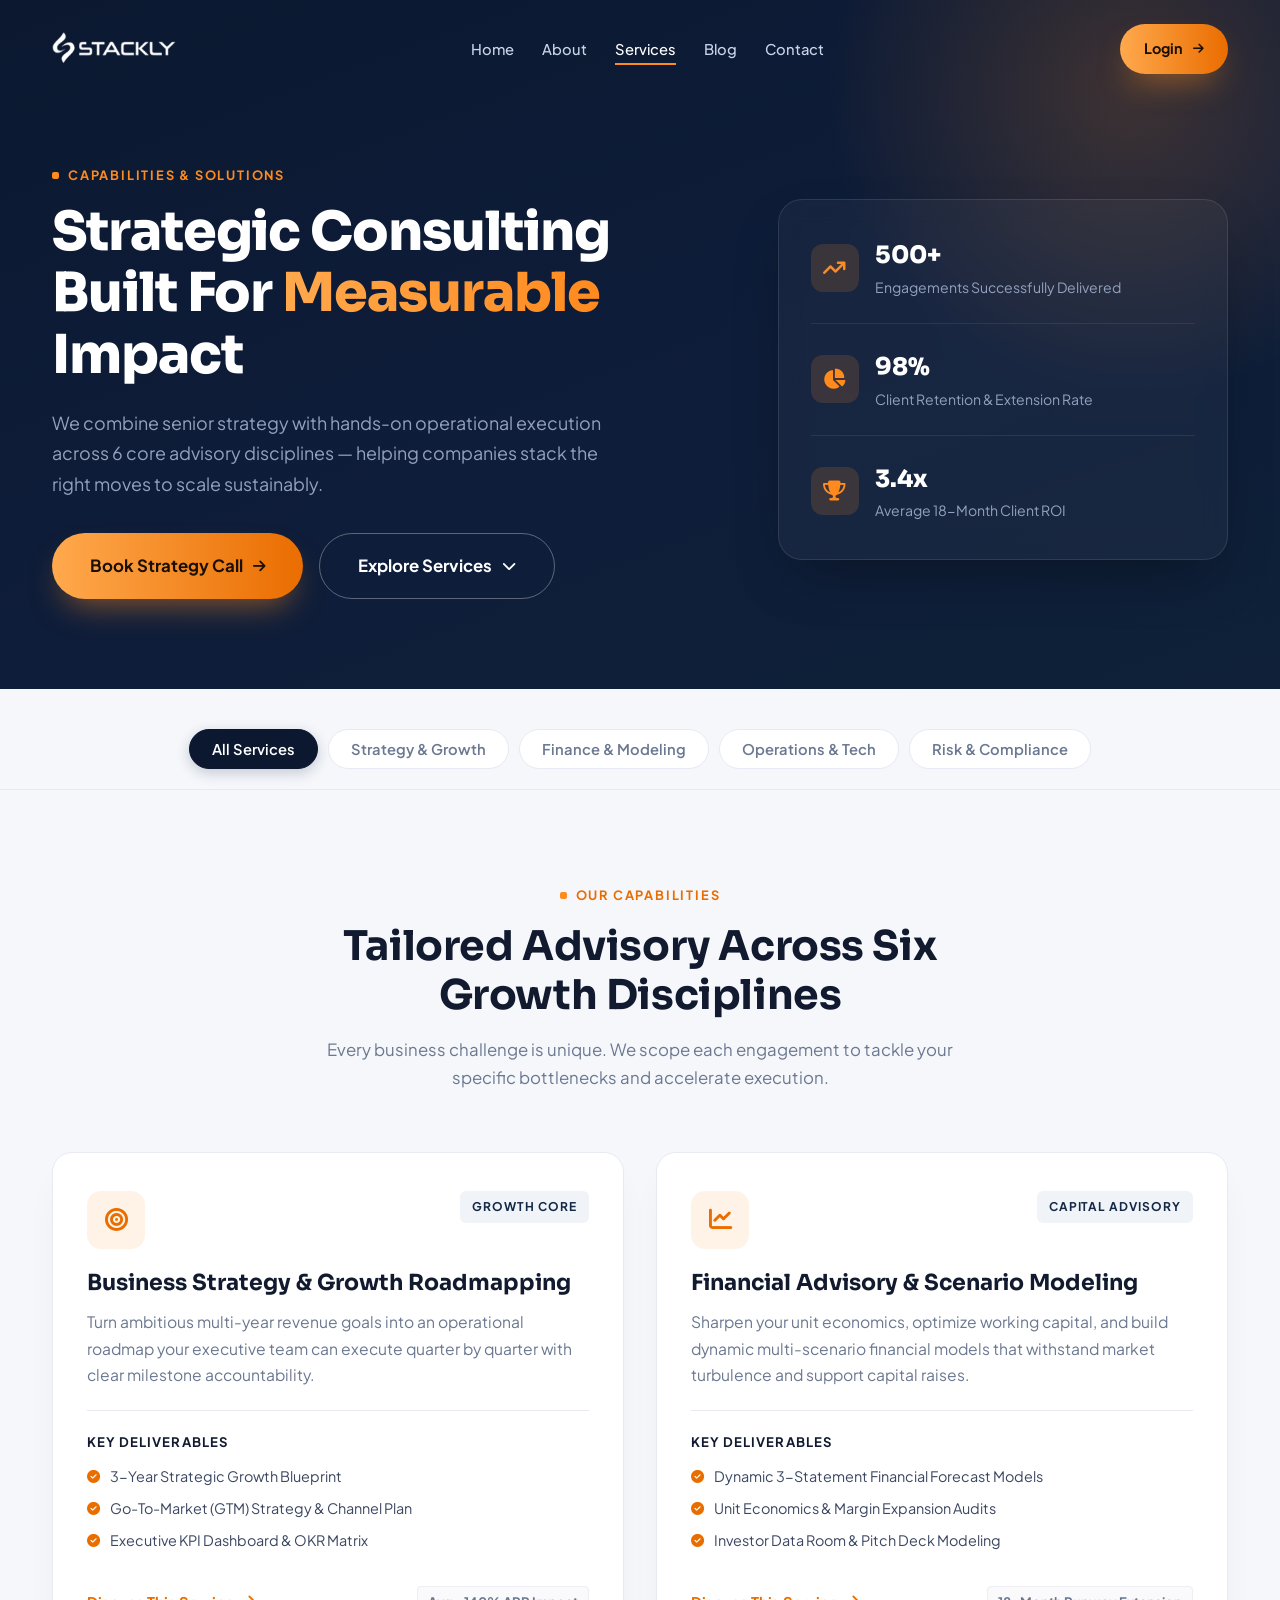
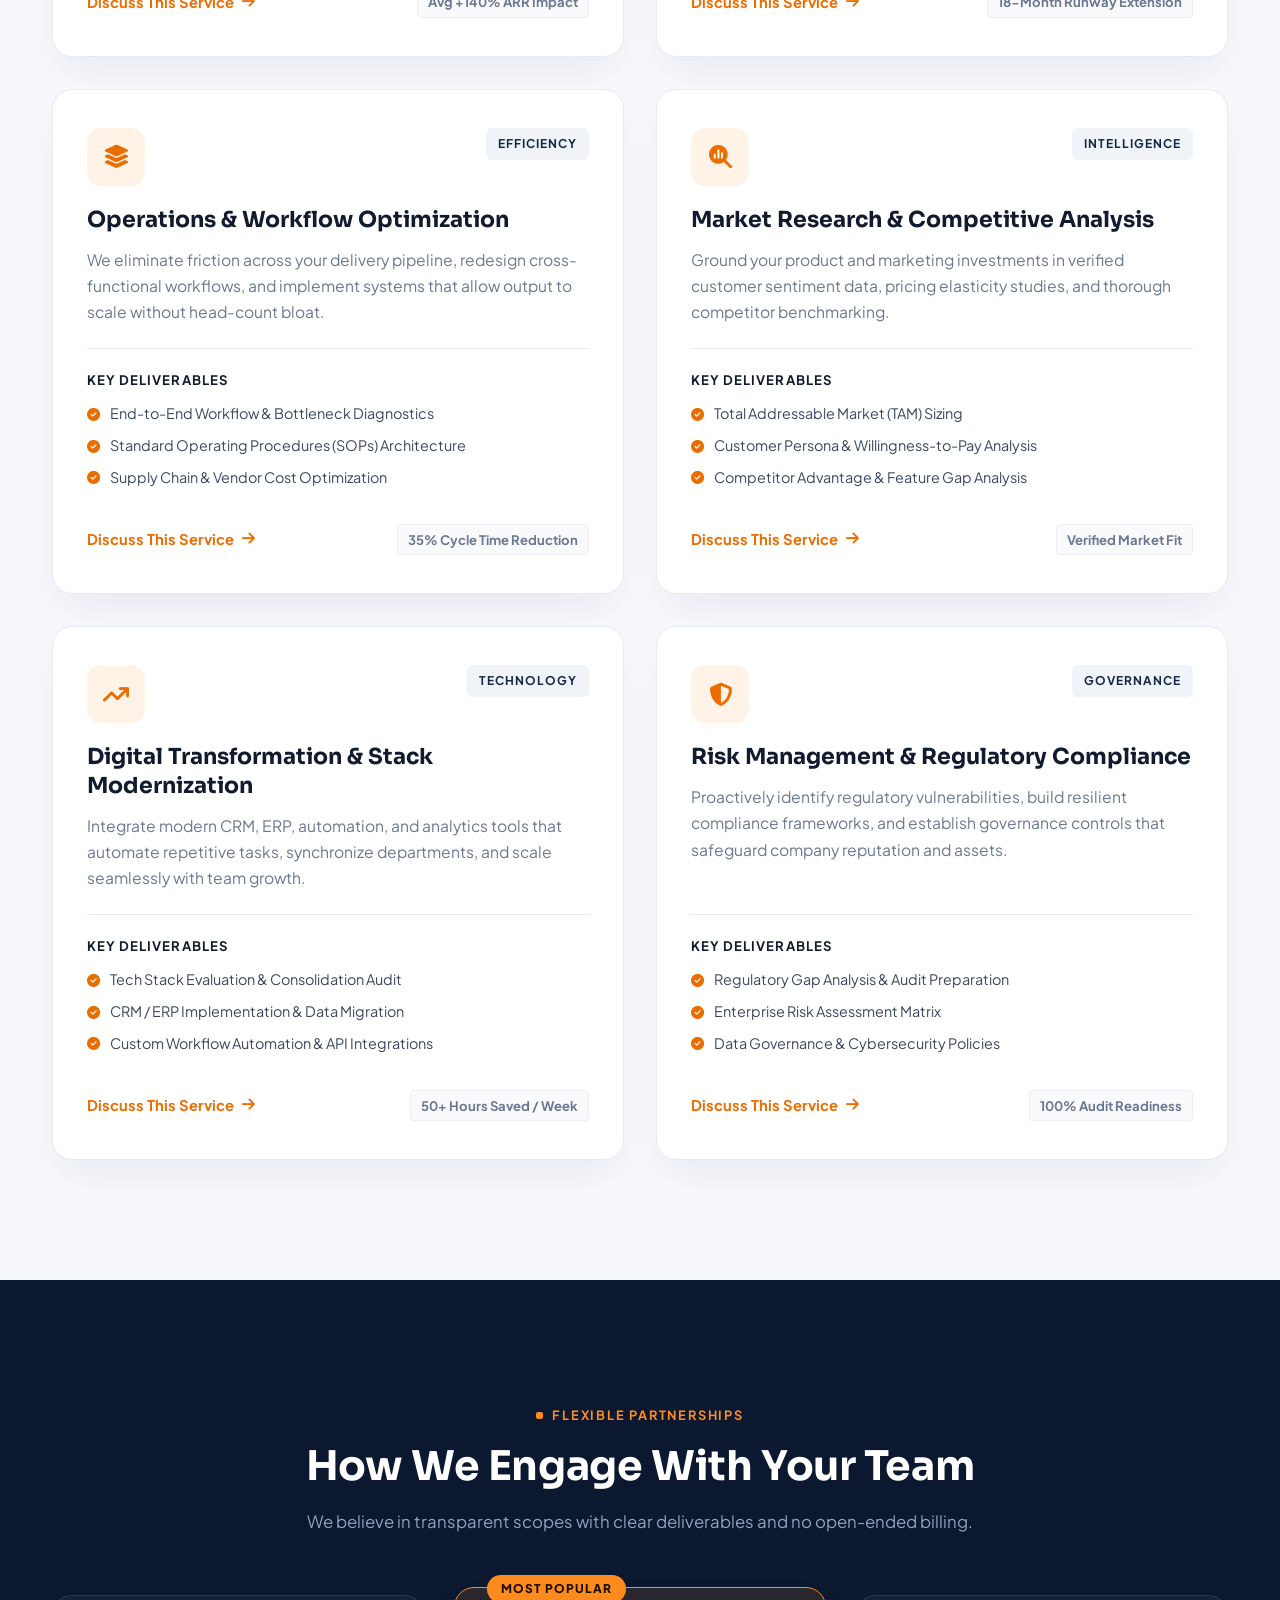
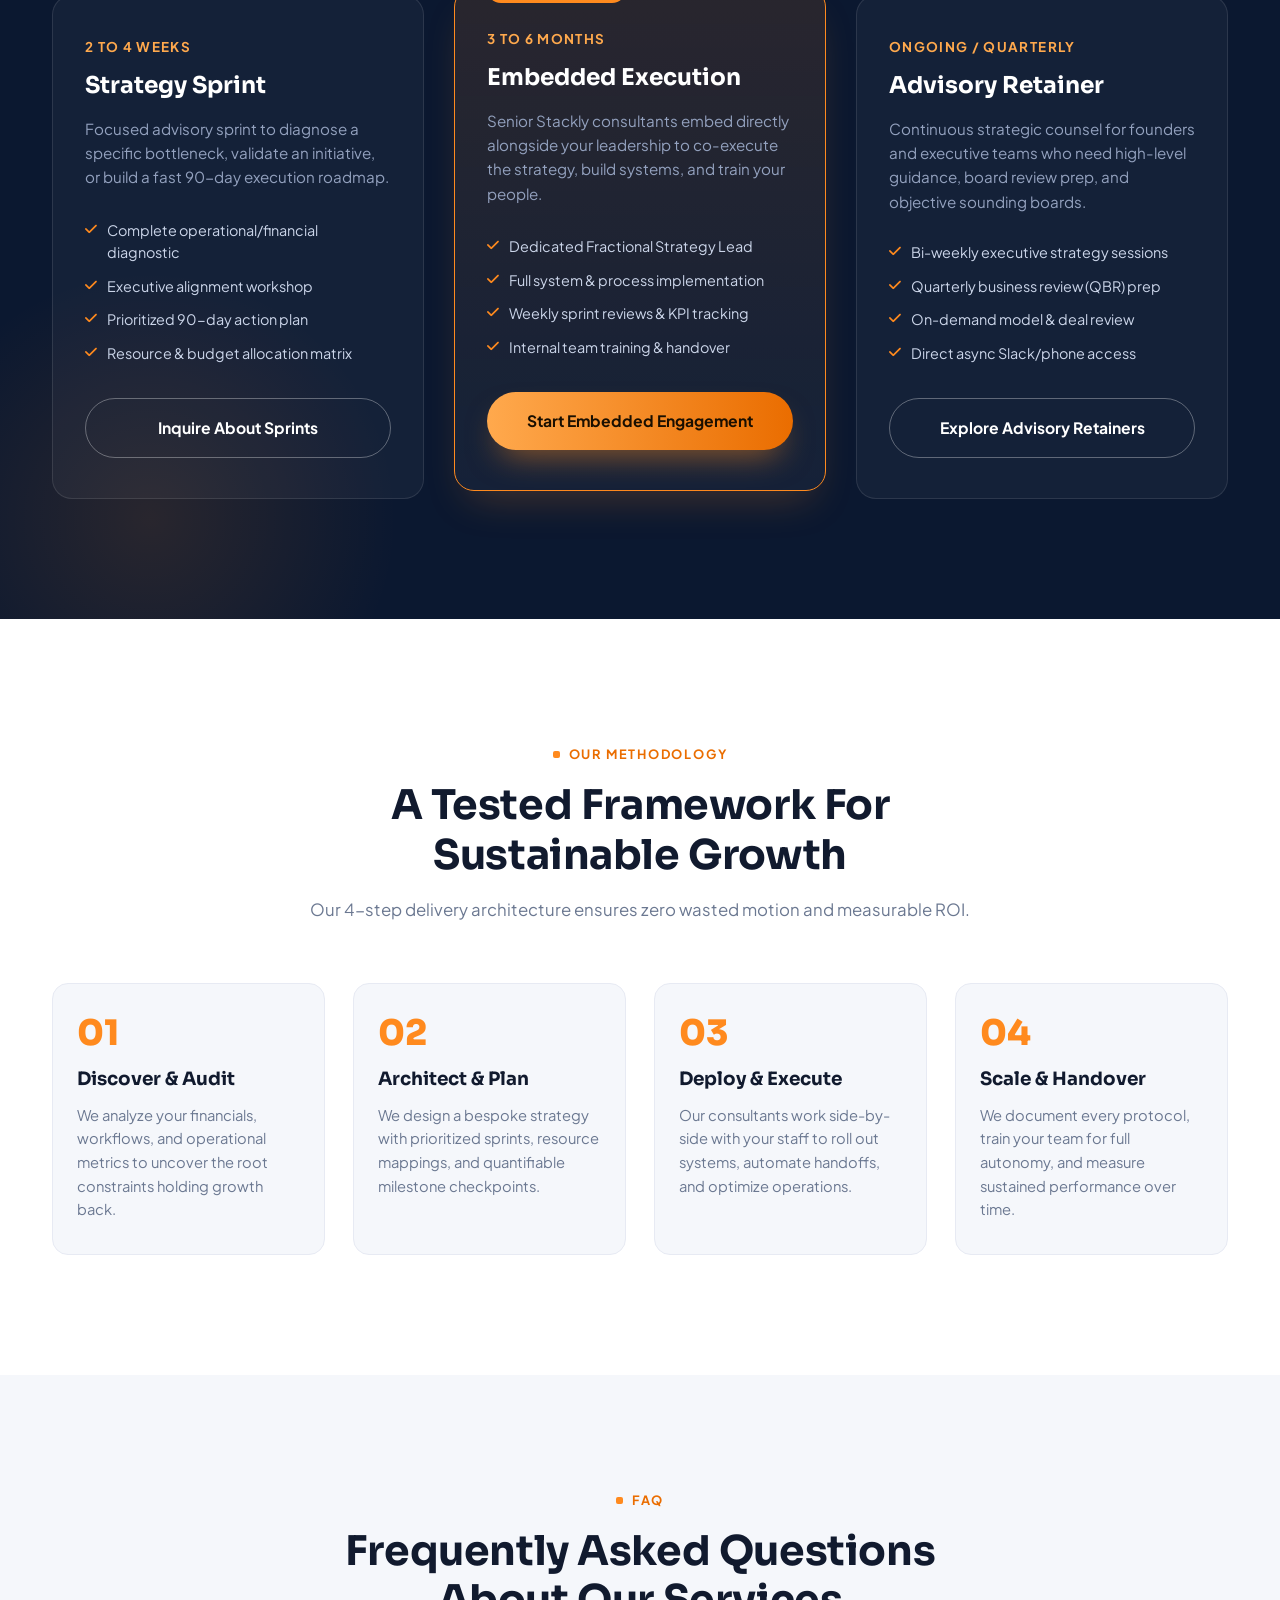
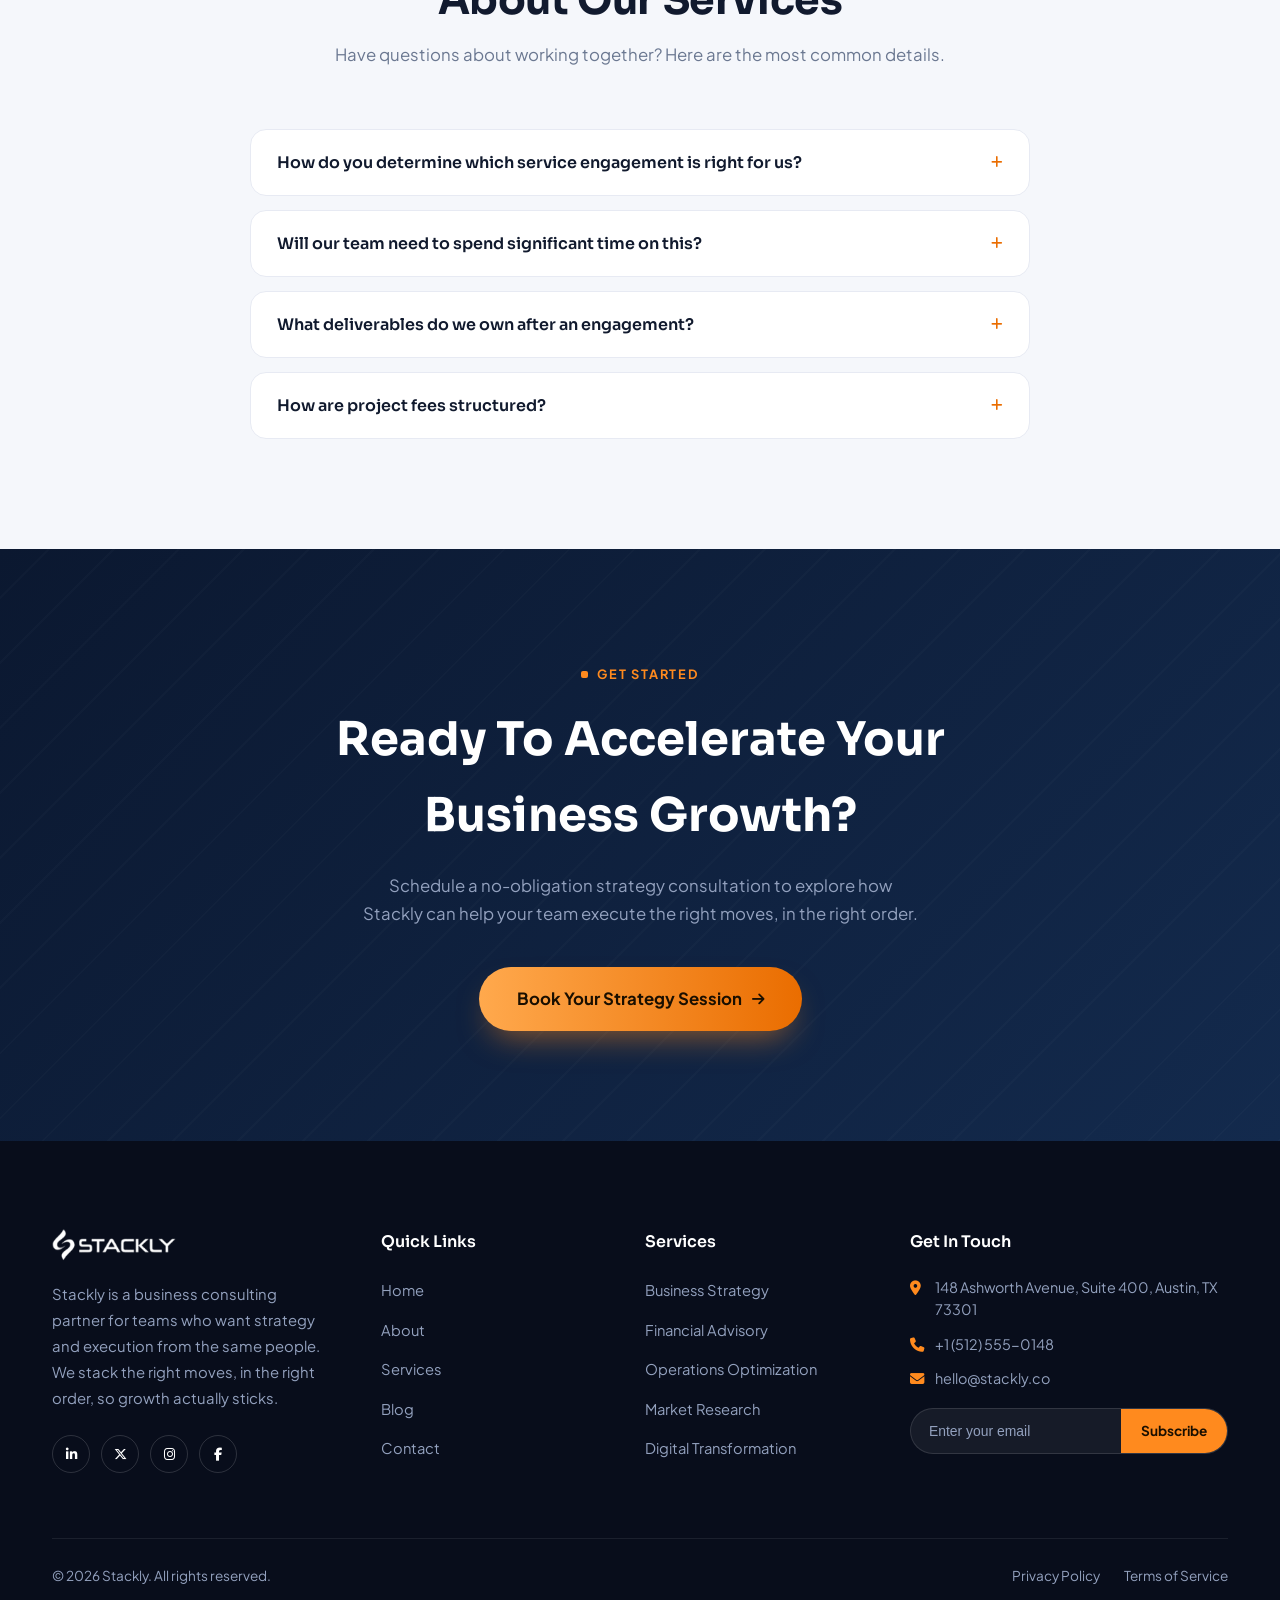
<file: services.html>
<!DOCTYPE html>
<html lang="en">
<head>
<meta charset="UTF-8">
<meta name="viewport" content="width=device-width, initial-scale=1.0">
<title>Services — Business Consulting & Growth Advisory | Stackly</title>
<meta name="description" content="Explore Stackly's consulting services: Business Strategy, Financial Advisory, Operations Optimization, Digital Transformation, Market Research, and Risk Compliance.">
<link rel="preconnect" href="https://fonts.googleapis.com">
<link rel="preconnect" href="https://fonts.gstatic.com" crossorigin>
<link href="https://fonts.googleapis.com/css2?family=Sora:wght@400;500;600;700;800&family=Plus+Jakarta+Sans:wght@400;500;600;700;800&display=swap" rel="stylesheet">
<link rel="stylesheet" href="https://cdnjs.cloudflare.com/ajax/libs/font-awesome/6.5.2/css/all.min.css">
<style>
  :root {
    --navy-950: #080D1B;
    --navy-900: #0B1830;
    --navy-850: #0F2038;
    --navy-800: #132844;
    --navy-700: #1C3253;
    --amber-400: #FFA94D;
    --amber-500: #FF8A1E;
    --amber-600: #EA6D00;
    --paper: #F5F7FB;
    --white: #FFFFFF;
    --ink-900: #111A2E;
    --ink-700: #3B4762;
    --slate-400: #93A1BE;
    --slate-500: #6B7891;
    --line: #E7EAF3;
    --shadow-soft: 0 24px 50px -20px rgba(15,30,60,.18);
    --shadow-card: 0 20px 40px -15px rgba(11,24,48,.08);
  }

  *, *::before, *::after {
    box-sizing: border-box;
    margin: 0;
    padding: 0;
  }

  html {
    scroll-behavior: smooth;
    overflow-x: hidden;
    max-width: 100%;
    width: 100%;
  }

  body {
    font-family: 'Plus Jakarta Sans', sans-serif;
    color: var(--ink-700);
    background: var(--white);
    line-height: 1.65;
    overflow-x: hidden;
    max-width: 100%;
    width: 100%;
    position: relative;
    -webkit-font-smoothing: antialiased;
  }

  section {
    position: relative;
    overflow-x: clip;
  }

  img {
    max-width: 100%;
    display: block;
  }

  a {
    color: inherit;
    text-decoration: none;
  }

  button {
    font-family: inherit;
    cursor: pointer;
    border: none;
    background: none;
    color: inherit;
  }

  ul {
    list-style: none;
  }

  h1, h2, h3, h4 {
    font-family: 'Sora', sans-serif;
    color: var(--ink-900);
  }

  .container {
    width: 100%;
    max-width: 1240px;
    margin: 0 auto;
    padding: 0 32px;
  }

  section {
    position: relative;
  }

  ::selection {
    background: var(--amber-500);
    color: #1A0F00;
  }

  ::-webkit-scrollbar {
    width: 10px;
  }

  ::-webkit-scrollbar-track {
    background: var(--navy-950);
  }

  ::-webkit-scrollbar-thumb {
    background: var(--amber-600);
    border-radius: 10px;
  }

  a:focus-visible, button:focus-visible, input:focus-visible {
    outline: 2px solid var(--amber-500);
    outline-offset: 3px;
    border-radius: 4px;
  }

  /* ---------- Reveal / Motion Utilities ---------- */
  .reveal {
    opacity: 0;
    transform: translateY(30px);
    transition: opacity .7s cubic-bezier(.22,1,.36,1), transform .7s cubic-bezier(.22,1,.36,1);
    transition-delay: calc(var(--d,0) * .08s);
  }
  .reveal.in-view {
    opacity: 1;
    transform: translateY(0);
  }

  @media (prefers-reduced-motion: reduce) {
    * {
      animation-duration: .01ms !important;
      animation-iteration-count: 1 !important;
      transition-duration: .01ms !important;
      scroll-behavior: auto !important;
    }
  }

  /* ---------- Buttons ---------- */
  .btn {
    display: inline-flex;
    align-items: center;
    justify-content: center;
    gap: 10px;
    font-weight: 700;
    font-size: .98rem;
    padding: 16px 30px;
    border-radius: 999px;
    transition: transform .3s ease, box-shadow .3s ease, background .3s ease, border-color .3s ease, color .3s ease;
    white-space: nowrap;
  }

  .btn i {
    font-size: .85em;
  }

  .btn--primary {
    background: linear-gradient(90deg, var(--amber-400), var(--amber-600));
    color: #1A0F00;
    box-shadow: 0 16px 32px -12px rgba(255,138,30,.55);
  }

  .btn--primary:hover {
    transform: translateY(-3px);
    box-shadow: 0 22px 40px -10px rgba(255,138,30,.6);
  }

  .btn--outline {
    border: 1.5px solid rgba(255, 255, 255, .32);
    color: #fff;
  }

  .btn--outline:hover {
    background: rgba(255, 255, 255, .08);
    border-color: #fff;
    transform: translateY(-3px);
  }

  .btn--dark {
    background: var(--navy-900);
    color: #fff;
  }

  .btn--dark:hover {
    background: var(--ink-900);
    transform: translateY(-3px);
    box-shadow: 0 18px 34px -14px rgba(10,20,40,.4);
  }

  .btn--sm {
    padding: 12px 20px;
    font-size: .9rem;
  }

  .btn--lg {
    padding: 18px 38px;
    font-size: 1.05rem;
  }

  /* ---------- Eyebrow / Section Head ---------- */
  .eyebrow {
    display: inline-flex;
    align-items: center;
    gap: 9px;
    font-size: .8rem;
    font-weight: 700;
    letter-spacing: .14em;
    text-transform: uppercase;
    color: var(--amber-600);
    margin-bottom: 16px;
  }

  .eyebrow::before {
    content: '';
    width: 7px;
    height: 7px;
    border-radius: 2px;
    background: var(--amber-500);
    flex-shrink: 0;
  }

  .page-hero .eyebrow, .models .eyebrow, .cta-banner .eyebrow {
    color: var(--amber-500);
  }

  .section-head {
    max-width: 680px;
    margin: 0 auto 60px;
    text-align: center;
  }

  .section-head h2 {
    font-weight: 700;
    font-size: clamp(2rem, 3.2vw, 2.6rem);
    line-height: 1.2;
    letter-spacing: -.01em;
  }

  .section-head p {
    margin-top: 16px;
    color: var(--slate-500);
    font-size: 1.05rem;
  }

  /* ================= NAV OVERLAY ================= */
  .nav-overlay {
    position: fixed;
    inset: 0;
    background: rgba(4, 8, 18, .55);
    opacity: 0;
    pointer-events: none;
    transition: opacity .35s ease;
    z-index: 998;
  }

  body.menu-open .nav-overlay {
    opacity: 1;
    pointer-events: auto;
  }

  body.menu-open {
    overflow: hidden;
  }

  /* ================= NAVBAR ================= */
  .navbar {
    position: fixed;
    top: 0;
    left: 0;
    right: 0;
    z-index: 1000;
    padding: 24px 0;
    transition: padding .35s ease, background .35s ease, box-shadow .35s ease;
  }

  .navbar.scrolled {
    padding: 14px 0;
    background: rgba(9, 17, 35, .88);
    backdrop-filter: blur(14px);
    -webkit-backdrop-filter: blur(14px);
    box-shadow: 0 10px 30px rgba(4, 9, 20, .28);
  }

  .navbar__inner {
    display: flex;
    align-items: center;
    justify-content: space-between;
    gap: 24px;
  }

  .logo {
    display: flex;
    align-items: center;
    gap: 11px;
    font-family: 'Sora', sans-serif;
    font-weight: 700;
    font-size: 1.38rem;
    color: #fff;
    flex-shrink: 0;
  }

  .logo__img {
    height: 34px;
    width: auto;
    max-width: 160px;
    object-fit: contain;
    display: block;
    filter: brightness(0) invert(1);
    transition: opacity .25s ease;
  }

  .logo:hover .logo__img {
    opacity: .9;
  }

  .nav-links {
    display: flex;
    align-items: center;
    gap: 0;
  }

  .nav-links li {
    list-style: none;
  }

  .nav-links a {
    display: inline-block;
    font-size: .92rem;
    font-weight: 500;
    color: #CBD5E9;
    position: relative;
    padding: 8px 14px;
    transition: color .25s ease;
  }

  .nav-links a::after {
    content: '';
    position: absolute;
    left: 14px;
    right: 14px;
    bottom: 4px;
    height: 2px;
    background: var(--amber-500);
    transform: scaleX(0);
    transform-origin: left;
    transition: transform .3s ease;
  }

  .nav-links a.active, .nav-links a:hover {
    color: #fff;
  }

  .nav-links a.active::after, .nav-links a:hover::after {
    transform: scaleX(1);
  }

  .nav-links__mobile-cta {
    display: none;
  }

  .navbar__right {
    display: flex;
    align-items: center;
    gap: 18px;
  }

  .navbar__cta {
    padding: 13px 24px;
    font-size: .9rem;
  }

  .nav-toggle {
    display: none;
    flex-direction: column;
    justify-content: center;
    gap: 5px;
    width: 26px;
    height: 20px;
    flex-shrink: 0;
  }

  .nav-toggle span {
    display: block;
    height: 2px;
    width: 100%;
    background: #fff;
    border-radius: 2px;
    transition: transform .35s ease, opacity .25s ease;
  }

  .nav-toggle.open span:nth-child(1) {
    transform: translateY(7px) rotate(45deg);
  }

  .nav-toggle.open span:nth-child(2) {
    opacity: 0;
  }

  .nav-toggle.open span:nth-child(3) {
    transform: translateY(-7px) rotate(-45deg);
  }

  /* ================= SERVICES HERO ================= */
  .page-hero {
    background: linear-gradient(160deg, var(--navy-900) 0%, #0E1D3A 55%, var(--navy-850) 100%);
    color: #fff;
    padding: 160px 0 90px;
    position: relative;
    overflow: hidden;
  }

  .page-hero::before {
    content: '';
    position: absolute;
    top: -220px;
    right: -160px;
    width: 620px;
    height: 620px;
    border-radius: 50%;
    background: radial-gradient(circle, rgba(255, 138, 30, .20), transparent 70%);
    pointer-events: none;
  }

  .page-hero__grid {
    display: grid;
    grid-template-columns: 1.2fr 0.8fr;
    gap: 50px;
    align-items: center;
  }

  .page-hero h1 {
    color: #fff;
    font-size: clamp(2.4rem, 4.2vw, 3.5rem);
    line-height: 1.14;
    letter-spacing: -.02em;
    font-weight: 800;
    margin-bottom: 22px;
  }

  .page-hero h1 .accent {
    background: linear-gradient(90deg, var(--amber-400), var(--amber-500));
    -webkit-background-clip: text;
    -webkit-text-fill-color: transparent;
  }

  .page-hero p {
    color: var(--slate-400);
    font-size: 1.12rem;
    line-height: 1.7;
    margin-bottom: 34px;
    max-width: 580px;
  }

  .page-hero__actions {
    display: flex;
    gap: 16px;
    flex-wrap: wrap;
  }

  .page-hero__card {
    background: rgba(255, 255, 255, 0.04);
    border: 1px solid rgba(255, 255, 255, 0.1);
    border-radius: 24px;
    padding: 36px 32px;
    backdrop-filter: blur(12px);
    -webkit-backdrop-filter: blur(12px);
    box-shadow: 0 24px 60px -20px rgba(0, 0, 0, 0.4);
    position: relative;
  }

  .page-hero__card-stat {
    display: flex;
    align-items: center;
    gap: 16px;
    margin-bottom: 24px;
    padding-bottom: 24px;
    border-bottom: 1px solid rgba(255, 255, 255, 0.08);
  }

  .page-hero__card-stat:last-child {
    margin-bottom: 0;
    padding-bottom: 0;
    border-bottom: none;
  }

  .page-hero__card-icon {
    width: 48px;
    height: 48px;
    border-radius: 12px;
    background: rgba(255, 138, 30, 0.15);
    color: var(--amber-500);
    display: flex;
    align-items: center;
    justify-content: center;
    font-size: 1.25rem;
    flex-shrink: 0;
  }

  .page-hero__card-num {
    font-family: 'Sora', sans-serif;
    font-size: 1.5rem;
    font-weight: 800;
    color: #fff;
  }

  .page-hero__card-label {
    font-size: .88rem;
    color: var(--slate-400);
  }

  /* ================= FILTER TABS ================= */
  .services-filter {
    padding: 40px 0 20px;
    background: var(--paper);
    border-bottom: 1px solid var(--line);
  }

  .filter-tabs {
    display: flex;
    align-items: center;
    justify-content: center;
    gap: 10px;
    flex-wrap: wrap;
  }

  .filter-btn {
    padding: 10px 22px;
    border-radius: 999px;
    font-size: .92rem;
    font-weight: 600;
    color: var(--slate-500);
    background: #fff;
    border: 1px solid var(--line);
    transition: all .25s ease;
  }

  .filter-btn:hover {
    color: var(--ink-900);
    border-color: var(--slate-400);
  }

  .filter-btn.active {
    background: var(--navy-900);
    color: #fff;
    border-color: var(--navy-900);
    box-shadow: 0 4px 14px rgba(11,24,48,0.2);
  }

  /* ================= DETAILED SERVICES SECTION ================= */
  .services-main {
    padding: 90px 0 120px;
    background: var(--paper);
  }

  .services-grid-detailed {
    display: grid;
    grid-template-columns: repeat(2, 1fr);
    gap: 32px;
  }

  .service-box {
    background: #fff;
    border-radius: 20px;
    border: 1px solid var(--line);
    padding: 38px 34px;
    box-shadow: var(--shadow-card);
    transition: transform .35s ease, box-shadow .35s ease, border-color .35s ease;
    display: flex;
    flex-direction: column;
    position: relative;
    overflow: hidden;
  }

  .service-box::before {
    content: '';
    position: absolute;
    top: 0;
    left: 0;
    right: 0;
    height: 4px;
    background: linear-gradient(90deg, var(--amber-400), var(--amber-600));
    opacity: 0;
    transition: opacity .3s ease;
  }

  .service-box:hover {
    transform: translateY(-5px);
    box-shadow: var(--shadow-soft);
    border-color: rgba(255, 138, 30, 0.4);
  }

  .service-box:hover::before {
    opacity: 1;
  }

  .service-box__header {
    display: flex;
    align-items: flex-start;
    justify-content: space-between;
    gap: 16px;
    margin-bottom: 20px;
  }

  .service-box__icon {
    width: 58px;
    height: 58px;
    border-radius: 14px;
    background: rgba(255, 138, 30, 0.1);
    color: var(--amber-600);
    display: flex;
    align-items: center;
    justify-content: center;
    font-size: 1.45rem;
    transition: background .3s ease, color .3s ease, transform .3s ease;
  }

  .service-box:hover .service-box__icon {
    background: var(--amber-500);
    color: #1A0F00;
    transform: scale(1.06);
  }

  .service-box__badge {
    font-size: .75rem;
    font-weight: 700;
    letter-spacing: .08em;
    text-transform: uppercase;
    background: #F0F4F8;
    color: var(--navy-800);
    padding: 6px 12px;
    border-radius: 6px;
  }

  .service-box h3 {
    font-size: 1.38rem;
    font-weight: 700;
    margin-bottom: 12px;
    line-height: 1.3;
  }

  .service-box p {
    color: var(--slate-500);
    font-size: .98rem;
    line-height: 1.68;
    margin-bottom: 22px;
  }

  .service-box__deliverables {
    margin-top: auto;
    padding-top: 20px;
    border-top: 1px solid var(--line);
  }

  .service-box__deliverables-title {
    font-size: .82rem;
    font-weight: 700;
    text-transform: uppercase;
    letter-spacing: .08em;
    color: var(--ink-900);
    margin-bottom: 12px;
  }

  .service-box__list {
    display: flex;
    flex-direction: column;
    gap: 8px;
    margin-bottom: 24px;
  }

  .service-box__list li {
    display: flex;
    align-items: center;
    gap: 10px;
    font-size: .9rem;
    color: var(--ink-700);
  }

  .service-box__list li i {
    color: var(--amber-600);
    font-size: .82rem;
    flex-shrink: 0;
  }

  .service-box__footer {
    display: flex;
    align-items: center;
    justify-content: space-between;
    gap: 12px;
    margin-top: 10px;
  }

  .service-box__link {
    display: inline-flex;
    align-items: center;
    gap: 8px;
    font-weight: 700;
    font-size: .92rem;
    color: var(--amber-600);
    transition: gap .25s ease, color .25s ease;
  }

  .service-box__link:hover {
    gap: 12px;
    color: var(--amber-500);
  }

  .service-box__metric {
    font-size: .82rem;
    font-weight: 700;
    color: var(--slate-500);
    background: #FAFAFC;
    padding: 4px 10px;
    border-radius: 4px;
    border: 1px solid #EDEDF2;
  }

  /* ================= ENGAGEMENT MODELS ================= */
  .models {
    background: var(--navy-900);
    color: #fff;
    padding: 120px 0;
    position: relative;
    overflow: hidden;
  }

  .models::before {
    content: '';
    position: absolute;
    bottom: -150px;
    left: -100px;
    width: 500px;
    height: 500px;
    border-radius: 50%;
    background: radial-gradient(circle, rgba(255, 138, 30, .12), transparent 70%);
    pointer-events: none;
  }

  .models .section-head h2 {
    color: #fff;
  }

  .models .section-head p {
    color: var(--slate-400);
  }

  .models__grid {
    display: grid;
    grid-template-columns: repeat(3, 1fr);
    gap: 30px;
  }

  .model-card {
    background: rgba(255, 255, 255, 0.04);
    border: 1px solid rgba(255, 255, 255, 0.1);
    border-radius: 20px;
    padding: 40px 32px;
    display: flex;
    flex-direction: column;
    position: relative;
    transition: transform .35s ease, border-color .35s ease, box-shadow .35s ease;
  }

  .model-card.featured {
    background: linear-gradient(180deg, rgba(255, 138, 30, 0.12) 0%, rgba(255, 255, 255, 0.04) 100%);
    border-color: var(--amber-500);
    transform: translateY(-8px);
    box-shadow: 0 20px 40px -15px rgba(255, 138, 30, 0.25);
  }

  .model-card:hover {
    transform: translateY(-10px);
    border-color: var(--amber-400);
  }

  .model-card__tag {
    position: absolute;
    top: -13px;
    left: 32px;
    background: var(--amber-500);
    color: #1A0F00;
    font-size: .75rem;
    font-weight: 800;
    letter-spacing: .08em;
    text-transform: uppercase;
    padding: 4px 14px;
    border-radius: 999px;
  }

  .model-card__duration {
    font-size: .84rem;
    text-transform: uppercase;
    letter-spacing: .1em;
    color: var(--amber-400);
    font-weight: 700;
    margin-bottom: 8px;
  }

  .model-card h3 {
    font-size: 1.45rem;
    font-weight: 700;
    color: #fff;
    margin-bottom: 12px;
  }

  .model-card p {
    font-size: .95rem;
    color: var(--slate-400);
    line-height: 1.6;
    margin-bottom: 28px;
  }

  .model-card__features {
    display: flex;
    flex-direction: column;
    gap: 12px;
    margin-bottom: 34px;
    margin-top: auto;
  }

  .model-card__features li {
    display: flex;
    align-items: flex-start;
    gap: 10px;
    font-size: .9rem;
    color: #CBD5E9;
    line-height: 1.5;
  }

  .model-card__features li i {
    color: var(--amber-500);
    margin-top: 3px;
    font-size: .85rem;
  }

  .model-card .btn {
    width: 100%;
  }

  /* ================= PROCESS HIGHLIGHT ================= */
  .methodology {
    padding: 120px 0;
    background: var(--white);
  }

  .methodology__grid {
    display: grid;
    grid-template-columns: repeat(4, 1fr);
    gap: 28px;
  }

  .methodology-step {
    padding: 32px 24px;
    border-radius: 16px;
    background: var(--paper);
    border: 1px solid var(--line);
    transition: transform .3s ease, border-color .3s ease;
  }

  .methodology-step:hover {
    transform: translateY(-4px);
    border-color: var(--amber-500);
  }

  .methodology-step__num {
    font-family: 'Sora', sans-serif;
    font-size: 2.2rem;
    font-weight: 800;
    color: var(--amber-500);
    margin-bottom: 12px;
    line-height: 1;
  }

  .methodology-step h3 {
    font-size: 1.15rem;
    margin-bottom: 10px;
    color: var(--ink-900);
  }

  .methodology-step p {
    font-size: .92rem;
    color: var(--slate-500);
    line-height: 1.6;
  }

  /* ================= FAQ SECTION ================= */
  .services-faq {
    padding: 110px 0;
    background: var(--paper);
  }

  .faq__list {
    max-width: 780px;
    margin: 0 auto;
    display: flex;
    flex-direction: column;
    gap: 14px;
  }

  .faq__item {
    background: #fff;
    border: 1px solid var(--line);
    border-radius: 16px;
    overflow: hidden;
    transition: border-color .3s ease, box-shadow .3s ease;
  }

  .faq__item.open {
    border-color: transparent;
    box-shadow: var(--shadow-soft);
  }

  .faq__question {
    width: 100%;
    display: flex;
    align-items: center;
    justify-content: space-between;
    gap: 20px;
    padding: 22px 26px;
    text-align: left;
    font-family: 'Sora', sans-serif;
    font-weight: 600;
    font-size: 1rem;
    color: var(--ink-900);
  }

  .faq__question i {
    flex-shrink: 0;
    color: var(--amber-600);
    transition: transform .35s ease;
    font-size: .82rem;
  }

  .faq__item.open .faq__question i {
    transform: rotate(135deg);
  }

  .faq__answer {
    max-height: 0;
    overflow: hidden;
    transition: max-height .4s cubic-bezier(.22,1,.36,1);
  }

  .faq__answer p {
    padding: 0 26px 24px;
    color: var(--slate-500);
    font-size: .96rem;
    line-height: 1.7;
  }

  /* ================= CTA BANNER ================= */
  .cta-banner {
    background: linear-gradient(135deg, var(--navy-900), #132A4D);
    padding: 110px 0;
    text-align: center;
    color: #fff;
    overflow: hidden;
    position: relative;
  }

  .cta-banner__shapes {
    position: absolute;
    inset: 0;
    pointer-events: none;
    opacity: .5;
    background-image: repeating-linear-gradient(-45deg, rgba(255,255,255,.035) 0 2px, transparent 2px 46px);
  }

  .cta-banner .eyebrow {
    justify-content: center;
  }

  .cta-banner h2 {
    font-weight: 700;
    font-size: clamp(2rem, 4vw, 2.9rem);
    max-width: 680px;
    margin: 0 auto 18px;
    color: #fff;
  }

  .cta-banner p {
    color: var(--slate-400);
    max-width: 560px;
    margin: 0 auto 40px;
    font-size: 1.05rem;
  }

  /* ================= FOOTER ================= */
  .footer {
    background: var(--navy-950);
    color: var(--slate-400);
    padding: 88px 0 0;
  }

  .footer__grid {
    display: grid;
    grid-template-columns: 1.3fr 1fr 1fr 1.25fr;
    gap: 50px;
    padding-bottom: 64px;
    border-bottom: 1px solid rgba(255, 255, 255, .08);
  }

  .footer .logo {
    margin-bottom: 18px;
  }

  .footer__brand p {
    font-size: .93rem;
    line-height: 1.75;
    max-width: 280px;
    margin-bottom: 24px;
  }

  .footer__social {
    display: flex;
    gap: 11px;
  }

  .footer__social a {
    width: 38px;
    height: 38px;
    border-radius: 50%;
    border: 1px solid rgba(255, 255, 255, .15);
    display: flex;
    align-items: center;
    justify-content: center;
    color: #fff;
    font-size: .82rem;
    transition: .3s ease;
  }

  .footer__social a:hover {
    background: var(--amber-500);
    border-color: var(--amber-500);
    color: #1A0F00;
    transform: translateY(-3px);
  }

  .footer h4 {
    font-family: 'Sora', sans-serif;
    color: #fff;
    font-size: 1rem;
    margin-bottom: 22px;
    font-weight: 600;
  }

  .footer ul li {
    margin-bottom: 13px;
  }

  .footer ul a {
    font-size: .92rem;
    transition: .25s ease;
    display: inline-block;
  }

  .footer ul a:hover {
    color: #fff;
    transform: translateX(3px);
  }

  .footer__contact li {
    display: flex;
    align-items: flex-start;
    gap: 11px;
    font-size: .9rem;
    line-height: 1.5;
  }

  .footer__contact i {
    color: var(--amber-500);
    margin-top: 4px;
    flex-shrink: 0;
    width: 14px;
  }

  .footer__newsletter {
    display: flex;
    margin-top: 18px;
    border-radius: 999px;
    overflow: hidden;
    background: rgba(255, 255, 255, .06);
    border: 1px solid rgba(255, 255, 255, .12);
  }

  .footer__newsletter input {
    flex: 1;
    min-width: 0;
    background: none;
    border: none;
    padding: 14px 18px;
    color: #fff;
    font-size: .87rem;
  }

  .footer__newsletter input::placeholder {
    color: var(--slate-400);
  }

  .footer__newsletter button {
    background: var(--amber-500);
    color: #1A0F00;
    padding: 0 20px;
    font-weight: 700;
    font-size: .85rem;
    transition: background .3s ease;
    flex-shrink: 0;
  }

  .footer__newsletter button:hover {
    background: var(--amber-400);
  }

  .footer__bottom {
    display: flex;
    justify-content: space-between;
    align-items: center;
    padding: 26px 0;
    font-size: .85rem;
    flex-wrap: wrap;
    gap: 14px;
  }

  .footer__bottom-links {
    display: flex;
    gap: 24px;
  }

  .footer__bottom-links a:hover {
    color: #fff;
  }

  /* ================= RESPONSIVE ================= */
  @media (max-width: 1080px) {
    .page-hero__grid {
      grid-template-columns: 1fr;
    }
    .services-grid-detailed {
      grid-template-columns: 1fr;
    }
    .models__grid {
      grid-template-columns: 1fr;
      max-width: 520px;
      margin: 0 auto;
    }
    .model-card.featured {
      transform: none;
    }
    .methodology__grid {
      grid-template-columns: repeat(2, 1fr);
    }
    .footer__grid {
      grid-template-columns: 1fr 1fr;
      row-gap: 44px;
    }
  }

  @media (max-width: 900px) {
    .reveal-left, .reveal-right {
      transform: translateY(24px);
    }
    .container {
      padding: 0 24px;
    }
    .nav-links {
      position: fixed;
      top: 0;
      right: 0;
      height: 100vh;
      width: min(300px, 80vw);
      background: var(--navy-900);
      flex-direction: column;
      align-items: flex-start;
      justify-content: flex-start;
      padding: 112px 30px 40px;
      gap: 2px;
      transform: translateX(100%);
      transition: transform .45s cubic-bezier(.22,1,.36,1);
      box-shadow: -24px 0 60px rgba(0, 0, 0, .35);
      overflow-y: auto;
      z-index: 999;
    }
    .nav-links.open {
      transform: translateX(0);
    }
    .nav-links li {
      width: 100%;
    }
    .nav-links a {
      width: 100%;
      padding: 15px 4px;
      border-bottom: 1px solid rgba(255, 255, 255, .08);
      font-size: 1.02rem;
    }
    .nav-links a::after {
      display: none;
    }
    .nav-links__mobile-cta {
      display: block;
      margin-top: 20px;
    }
    .navbar__cta {
      display: none;
    }
    .nav-toggle {
      display: flex;
    }
  }

  @media (max-width: 640px) {
    .container {
      padding: 0 20px;
    }
    .page-hero {
      padding: 130px 0 70px;
    }
    .page-hero__actions {
      flex-direction: column;
    }
    .page-hero__actions .btn {
      width: 100%;
    }
    .methodology__grid {
      grid-template-columns: 1fr;
    }
    .footer__grid {
      grid-template-columns: 1fr;
      gap: 40px;
    }
    .footer__bottom {
      flex-direction: column;
      text-align: center;
    }
  }
</style>
  <link rel="stylesheet" href="css/preloader.css">
  <script src="js/preloader.js" defer></script>
</head>
<body>

  <!-- STACKLY PREMIUM PRELOADER -->
  <div class="stackly-preloader" role="status" aria-live="polite" aria-label="Loading Stackly">
    <div class="preloader__ambient">
      <div class="preloader__glow-orb preloader__glow-orb--1"></div>
      <div class="preloader__glow-orb preloader__glow-orb--2"></div>
      <div class="preloader__grid"></div>
    </div>
    <div class="preloader__content">
      <div class="preloader__emblem-wrap">
        <div class="preloader__ring--outer"></div>
        <div class="preloader__ring"></div>
        <div class="preloader__ring--pulse"></div>
        <div class="preloader__core">
          <img src="images/Logo.webp" alt="Stackly" class="preloader__logo">
        </div>
      </div>
      <div class="preloader__title">
        <span>STACKLY</span>
      </div>
      <div class="preloader__progress-box">
        <div class="preloader__track">
          <div class="preloader__bar" id="preloaderBar"></div>
        </div>
        <div class="preloader__meta">
          <span class="preloader__status" id="preloaderStatus">
            <span class="preloader__status-dot"></span>
            <span id="preloaderStatusText">Initializing platform...</span>
          </span>
          <span class="preloader__percent" id="preloaderPercent">0%</span>
        </div>
      </div>
    </div>
  </div>


<div class="nav-overlay" data-close-menu></div>

<nav class="navbar" id="navbar">
  <div class="container navbar__inner">
    <a href="index.html" class="logo" aria-label="Stackly Home">
      <img src="images/Logo.webp" alt="Stackly" class="logo__img">
    </a>

    <ul class="nav-links" id="navLinks">
      <li><a href="index.html">Home</a></li>
      <li><a href="about.html">About</a></li>
      <li><a href="services.html" class="active">Services</a></li>
      <li><a href="blog.html">Blog</a></li>
      <li><a href="contact.html">Contact</a></li>
      <li class="nav-links__mobile-cta"><a href="login.html" class="btn btn--primary btn--sm" style="width:100%;">Login</a></li>
    </ul>

    <div class="navbar__right">
      <a href="login.html" class="btn btn--primary navbar__cta">Login <i class="fa-solid fa-arrow-right"></i></a>
      <button class="nav-toggle" id="navToggle" aria-label="Toggle menu" aria-expanded="false">
        <span></span><span></span><span></span>
      </button>
    </div>
  </div>
</nav>

<header class="page-hero">
  <div class="container page-hero__grid">
    <div class="page-hero__content">
      <div class="eyebrow">Capabilities &amp; Solutions</div>
      <h1>Strategic Consulting Built For <span class="accent">Measurable</span> Impact</h1>
      <p>We combine senior strategy with hands-on operational execution across 6 core advisory disciplines — helping companies stack the right moves to scale sustainably.</p>
      <div class="page-hero__actions">
        <a href="404.html" class="btn btn--primary btn--lg">Book Strategy Call <i class="fa-solid fa-arrow-right"></i></a>
        <a href="404.html" class="btn btn--outline btn--lg">Explore Services <i class="fa-solid fa-chevron-down"></i></a>
      </div>
    </div>

    <div class="page-hero__card">
      <div class="page-hero__card-stat">
        <div class="page-hero__card-icon"><i class="fa-solid fa-arrow-trend-up"></i></div>
        <div>
          <div class="page-hero__card-num">500+</div>
          <div class="page-hero__card-label">Engagements Successfully Delivered</div>
        </div>
      </div>
      <div class="page-hero__card-stat">
        <div class="page-hero__card-icon"><i class="fa-solid fa-chart-pie"></i></div>
        <div>
          <div class="page-hero__card-num">98%</div>
          <div class="page-hero__card-label">Client Retention &amp; Extension Rate</div>
        </div>
      </div>
      <div class="page-hero__card-stat">
        <div class="page-hero__card-icon"><i class="fa-solid fa-trophy"></i></div>
        <div>
          <div class="page-hero__card-num">3.4x</div>
          <div class="page-hero__card-label">Average 18-Month Client ROI</div>
        </div>
      </div>
    </div>
  </div>
</header>

<nav class="services-filter" aria-label="Filter services by category">
  <div class="container">
    <div class="filter-tabs">
      <button class="filter-btn active" data-filter="all">All Services</button>
      <button class="filter-btn" data-filter="strategy">Strategy &amp; Growth</button>
      <button class="filter-btn" data-filter="finance">Finance &amp; Modeling</button>
      <button class="filter-btn" data-filter="operations">Operations &amp; Tech</button>
      <button class="filter-btn" data-filter="risk">Risk &amp; Compliance</button>
    </div>
  </div>
</nav>

<main class="services-main" id="services-list">
  <div class="container">
    <div class="section-head reveal">
      <div class="eyebrow">Our Capabilities</div>
      <h2>Tailored Advisory Across Six Growth Disciplines</h2>
      <p>Every business challenge is unique. We scope each engagement to tackle your specific bottlenecks and accelerate execution.</p>
    </div>

    <div class="services-grid-detailed">
      <!-- Service 1 -->
      <article class="service-box reveal" data-category="strategy" style="--d:0">
        <div class="service-box__header">
          <div class="service-box__icon"><i class="fa-solid fa-bullseye"></i></div>
          <span class="service-box__badge">Growth Core</span>
        </div>
        <h3>Business Strategy &amp; Growth Roadmapping</h3>
        <p>Turn ambitious multi-year revenue goals into an operational roadmap your executive team can execute quarter by quarter with clear milestone accountability.</p>
        <div class="service-box__deliverables">
          <div class="service-box__deliverables-title">Key Deliverables</div>
          <ul class="service-box__list">
            <li><i class="fa-solid fa-circle-check"></i> 3-Year Strategic Growth Blueprint</li>
            <li><i class="fa-solid fa-circle-check"></i> Go-To-Market (GTM) Strategy &amp; Channel Plan</li>
            <li><i class="fa-solid fa-circle-check"></i> Executive KPI Dashboard &amp; OKR Matrix</li>
          </ul>
        </div>
        <div class="service-box__footer">
          <a href="404.html" class="service-box__link">Discuss This Service <i class="fa-solid fa-arrow-right"></i></a>
          <span class="service-box__metric">Avg +140% ARR Impact</span>
        </div>
      </article>

      <!-- Service 2 -->
      <article class="service-box reveal" data-category="finance" style="--d:1">
        <div class="service-box__header">
          <div class="service-box__icon"><i class="fa-solid fa-chart-line"></i></div>
          <span class="service-box__badge">Capital Advisory</span>
        </div>
        <h3>Financial Advisory &amp; Scenario Modeling</h3>
        <p>Sharpen your unit economics, optimize working capital, and build dynamic multi-scenario financial models that withstand market turbulence and support capital raises.</p>
        <div class="service-box__deliverables">
          <div class="service-box__deliverables-title">Key Deliverables</div>
          <ul class="service-box__list">
            <li><i class="fa-solid fa-circle-check"></i> Dynamic 3-Statement Financial Forecast Models</li>
            <li><i class="fa-solid fa-circle-check"></i> Unit Economics &amp; Margin Expansion Audits</li>
            <li><i class="fa-solid fa-circle-check"></i> Investor Data Room &amp; Pitch Deck Modeling</li>
          </ul>
        </div>
        <div class="service-box__footer">
          <a href="404.html" class="service-box__link">Discuss This Service <i class="fa-solid fa-arrow-right"></i></a>
          <span class="service-box__metric">18-Month Runway Extension</span>
        </div>
      </article>

      <!-- Service 3 -->
      <article class="service-box reveal" data-category="operations" style="--d:2">
        <div class="service-box__header">
          <div class="service-box__icon"><i class="fa-solid fa-layer-group"></i></div>
          <span class="service-box__badge">Efficiency</span>
        </div>
        <h3>Operations &amp; Workflow Optimization</h3>
        <p>We eliminate friction across your delivery pipeline, redesign cross-functional workflows, and implement systems that allow output to scale without head-count bloat.</p>
        <div class="service-box__deliverables">
          <div class="service-box__deliverables-title">Key Deliverables</div>
          <ul class="service-box__list">
            <li><i class="fa-solid fa-circle-check"></i> End-to-End Workflow &amp; Bottleneck Diagnostics</li>
            <li><i class="fa-solid fa-circle-check"></i> Standard Operating Procedures (SOPs) Architecture</li>
            <li><i class="fa-solid fa-circle-check"></i> Supply Chain &amp; Vendor Cost Optimization</li>
          </ul>
        </div>
        <div class="service-box__footer">
          <a href="404.html" class="service-box__link">Discuss This Service <i class="fa-solid fa-arrow-right"></i></a>
          <span class="service-box__metric">35% Cycle Time Reduction</span>
        </div>
      </article>

      <!-- Service 4 -->
      <article class="service-box reveal" data-category="strategy" style="--d:3">
        <div class="service-box__header">
          <div class="service-box__icon"><i class="fa-solid fa-magnifying-glass-chart"></i></div>
          <span class="service-box__badge">Intelligence</span>
        </div>
        <h3>Market Research &amp; Competitive Analysis</h3>
        <p>Ground your product and marketing investments in verified customer sentiment data, pricing elasticity studies, and thorough competitor benchmarking.</p>
        <div class="service-box__deliverables">
          <div class="service-box__deliverables-title">Key Deliverables</div>
          <ul class="service-box__list">
            <li><i class="fa-solid fa-circle-check"></i> Total Addressable Market (TAM) Sizing</li>
            <li><i class="fa-solid fa-circle-check"></i> Customer Persona &amp; Willingness-to-Pay Analysis</li>
            <li><i class="fa-solid fa-circle-check"></i> Competitor Advantage &amp; Feature Gap Analysis</li>
          </ul>
        </div>
        <div class="service-box__footer">
          <a href="404.html" class="service-box__link">Discuss This Service <i class="fa-solid fa-arrow-right"></i></a>
          <span class="service-box__metric">Verified Market Fit</span>
        </div>
      </article>

      <!-- Service 5 -->
      <article class="service-box reveal" data-category="operations" style="--d:4">
        <div class="service-box__header">
          <div class="service-box__icon"><i class="fa-solid fa-arrow-trend-up"></i></div>
          <span class="service-box__badge">Technology</span>
        </div>
        <h3>Digital Transformation &amp; Stack Modernization</h3>
        <p>Integrate modern CRM, ERP, automation, and analytics tools that automate repetitive tasks, synchronize departments, and scale seamlessly with team growth.</p>
        <div class="service-box__deliverables">
          <div class="service-box__deliverables-title">Key Deliverables</div>
          <ul class="service-box__list">
            <li><i class="fa-solid fa-circle-check"></i> Tech Stack Evaluation &amp; Consolidation Audit</li>
            <li><i class="fa-solid fa-circle-check"></i> CRM / ERP Implementation &amp; Data Migration</li>
            <li><i class="fa-solid fa-circle-check"></i> Custom Workflow Automation &amp; API Integrations</li>
          </ul>
        </div>
        <div class="service-box__footer">
          <a href="404.html" class="service-box__link">Discuss This Service <i class="fa-solid fa-arrow-right"></i></a>
          <span class="service-box__metric">50+ Hours Saved / Week</span>
        </div>
      </article>

      <!-- Service 6 -->
      <article class="service-box reveal" data-category="risk" style="--d:5">
        <div class="service-box__header">
          <div class="service-box__icon"><i class="fa-solid fa-shield-halved"></i></div>
          <span class="service-box__badge">Governance</span>
        </div>
        <h3>Risk Management &amp; Regulatory Compliance</h3>
        <p>Proactively identify regulatory vulnerabilities, build resilient compliance frameworks, and establish governance controls that safeguard company reputation and assets.</p>
        <div class="service-box__deliverables">
          <div class="service-box__deliverables-title">Key Deliverables</div>
          <ul class="service-box__list">
            <li><i class="fa-solid fa-circle-check"></i> Regulatory Gap Analysis &amp; Audit Preparation</li>
            <li><i class="fa-solid fa-circle-check"></i> Enterprise Risk Assessment Matrix</li>
            <li><i class="fa-solid fa-circle-check"></i> Data Governance &amp; Cybersecurity Policies</li>
          </ul>
        </div>
        <div class="service-box__footer">
          <a href="404.html" class="service-box__link">Discuss This Service <i class="fa-solid fa-arrow-right"></i></a>
          <span class="service-box__metric">100% Audit Readiness</span>
        </div>
      </article>
    </div>
  </div>
</main>

<section class="models">
  <div class="container">
    <div class="section-head reveal">
      <div class="eyebrow">Flexible Partnerships</div>
      <h2>How We Engage With Your Team</h2>
      <p>We believe in transparent scopes with clear deliverables and no open-ended billing.</p>
    </div>

    <div class="models__grid">
      <!-- Model 1 -->
      <div class="model-card reveal" style="--d:0">
        <div class="model-card__duration">2 to 4 Weeks</div>
        <h3>Strategy Sprint</h3>
        <p>Focused advisory sprint to diagnose a specific bottleneck, validate an initiative, or build a fast 90-day execution roadmap.</p>
        <ul class="model-card__features">
          <li><i class="fa-solid fa-check"></i> Complete operational/financial diagnostic</li>
          <li><i class="fa-solid fa-check"></i> Executive alignment workshop</li>
          <li><i class="fa-solid fa-check"></i> Prioritized 90-day action plan</li>
          <li><i class="fa-solid fa-check"></i> Resource &amp; budget allocation matrix</li>
        </ul>
        <a href="404.html" class="btn btn--outline">Inquire About Sprints</a>
      </div>

      <!-- Model 2 (Featured) -->
      <div class="model-card featured reveal" style="--d:1">
        <div class="model-card__tag">Most Popular</div>
        <div class="model-card__duration">3 to 6 Months</div>
        <h3>Embedded Execution</h3>
        <p>Senior Stackly consultants embed directly alongside your leadership to co-execute the strategy, build systems, and train your people.</p>
        <ul class="model-card__features">
          <li><i class="fa-solid fa-check"></i> Dedicated Fractional Strategy Lead</li>
          <li><i class="fa-solid fa-check"></i> Full system &amp; process implementation</li>
          <li><i class="fa-solid fa-check"></i> Weekly sprint reviews &amp; KPI tracking</li>
          <li><i class="fa-solid fa-check"></i> Internal team training &amp; handover</li>
        </ul>
        <a href="404.html" class="btn btn--primary">Start Embedded Engagement</a>
      </div>

      <!-- Model 3 -->
      <div class="model-card reveal" style="--d:2">
        <div class="model-card__duration">Ongoing / Quarterly</div>
        <h3>Advisory Retainer</h3>
        <p>Continuous strategic counsel for founders and executive teams who need high-level guidance, board review prep, and objective sounding boards.</p>
        <ul class="model-card__features">
          <li><i class="fa-solid fa-check"></i> Bi-weekly executive strategy sessions</li>
          <li><i class="fa-solid fa-check"></i> Quarterly business review (QBR) prep</li>
          <li><i class="fa-solid fa-check"></i> On-demand model &amp; deal review</li>
          <li><i class="fa-solid fa-check"></i> Direct async Slack/phone access</li>
        </ul>
        <a href="404.html" class="btn btn--outline">Explore Advisory Retainers</a>
      </div>
    </div>
  </div>
</section>

<section class="methodology">
  <div class="container">
    <div class="section-head reveal">
      <div class="eyebrow">Our Methodology</div>
      <h2>A Tested Framework For Sustainable Growth</h2>
      <p>Our 4-step delivery architecture ensures zero wasted motion and measurable ROI.</p>
    </div>

    <div class="methodology__grid">
      <div class="methodology-step reveal" style="--d:0">
        <div class="methodology-step__num">01</div>
        <h3>Discover &amp; Audit</h3>
        <p>We analyze your financials, workflows, and operational metrics to uncover the root constraints holding growth back.</p>
      </div>

      <div class="methodology-step reveal" style="--d:1">
        <div class="methodology-step__num">02</div>
        <h3>Architect &amp; Plan</h3>
        <p>We design a bespoke strategy with prioritized sprints, resource mappings, and quantifiable milestone checkpoints.</p>
      </div>

      <div class="methodology-step reveal" style="--d:2">
        <div class="methodology-step__num">03</div>
        <h3>Deploy &amp; Execute</h3>
        <p>Our consultants work side-by-side with your staff to roll out systems, automate handoffs, and optimize operations.</p>
      </div>

      <div class="methodology-step reveal" style="--d:3">
        <div class="methodology-step__num">04</div>
        <h3>Scale &amp; Handover</h3>
        <p>We document every protocol, train your team for full autonomy, and measure sustained performance over time.</p>
      </div>
    </div>
  </div>
</section>

<section class="services-faq">
  <div class="container">
    <div class="section-head reveal">
      <div class="eyebrow">FAQ</div>
      <h2>Frequently Asked Questions About Our Services</h2>
      <p>Have questions about working together? Here are the most common details.</p>
    </div>

    <div class="faq__list">
      <div class="faq__item reveal" style="--d:0">
        <button class="faq__question" aria-expanded="false">
          <span>How do you determine which service engagement is right for us?</span>
          <i class="fa-solid fa-plus"></i>
        </button>
        <div class="faq__answer">
          <p>We start with a complimentary 30-minute discovery call where we review your current growth stage, primary bottlenecks, and timeline. Based on that, we recommend either a lean Strategy Sprint or an Embedded Execution engagement.</p>
        </div>
      </div>

      <div class="faq__item reveal" style="--d:1">
        <button class="faq__question" aria-expanded="false">
          <span>Will our team need to spend significant time on this?</span>
          <i class="fa-solid fa-plus"></i>
        </button>
        <div class="faq__answer">
          <p>We design our engagements to minimize disruption to daily operations. During the audit phase, we need 2-4 hours with key department heads. During execution, we handle the heavy lifting while keeping you updated via weekly syncs.</p>
        </div>
      </div>

      <div class="faq__item reveal" style="--d:2">
        <button class="faq__question" aria-expanded="false">
          <span>What deliverables do we own after an engagement?</span>
          <i class="fa-solid fa-plus"></i>
        </button>
        <div class="faq__answer">
          <p>You own 100% of all intellectual property, financial models, SOP documentation, automated workflows, and dashboards created during our partnership.</p>
        </div>
      </div>

      <div class="faq__item reveal" style="--d:3">
        <button class="faq__question" aria-expanded="false">
          <span>How are project fees structured?</span>
          <i class="fa-solid fa-plus"></i>
        </button>
        <div class="faq__answer">
          <p>We operate strictly on fixed-scope, outcome-based project pricing agreed upon upfront. We do not do ambiguous hourly billing that creates misaligned incentives.</p>
        </div>
      </div>
    </div>
  </div>
</section>

<section class="cta-banner" id="contact">
  <div class="cta-banner__shapes" aria-hidden="true"></div>
  <div class="container reveal">
    <div class="eyebrow">Get Started</div>
    <h2>Ready To Accelerate Your Business Growth?</h2>
    <p>Schedule a no-obligation strategy consultation to explore how Stackly can help your team execute the right moves, in the right order.</p>
    <a href="404.html" class="btn btn--primary btn--lg">Book Your Strategy Session <i class="fa-solid fa-arrow-right"></i></a>
  </div>
</section>

<footer class="footer">
  <div class="container">
    <div class="footer__grid">
      <div class="footer__brand">
        <a href="index.html" class="logo" aria-label="Stackly">
          <img src="images/Logo.webp" alt="Stackly" class="logo__img">
        </a>
        <p>Stackly is a business consulting partner for teams who want strategy and execution from the same people. We stack the right moves, in the right order, so growth actually sticks.</p>
        <div class="footer__social">
          <a href="404.html" aria-label="LinkedIn"><i class="fa-brands fa-linkedin-in"></i></a>
          <a href="404.html" aria-label="X"><i class="fa-brands fa-x-twitter"></i></a>
          <a href="404.html" aria-label="Instagram"><i class="fa-brands fa-instagram"></i></a>
          <a href="404.html" aria-label="Facebook"><i class="fa-brands fa-facebook-f"></i></a>
        </div>
      </div>

      <div class="footer__col">
        <h4>Quick Links</h4>
        <ul>
          <li><a href="index.html">Home</a></li>
          <li><a href="about.html">About</a></li>
          <li><a href="services.html">Services</a></li>
          <li><a href="blog.html">Blog</a></li>
          <li><a href="contact.html">Contact</a></li>
        </ul>
      </div>

      <div class="footer__col">
        <h4>Services</h4>
        <ul>
          <li><a href="404.html">Business Strategy</a></li>
          <li><a href="404.html">Financial Advisory</a></li>
          <li><a href="404.html">Operations Optimization</a></li>
          <li><a href="404.html">Market Research</a></li>
          <li><a href="404.html">Digital Transformation</a></li>
        </ul>
      </div>

      <div class="footer__col">
        <h4>Get In Touch</h4>
        <ul class="footer__contact">
          <li><i class="fa-solid fa-location-dot"></i>148 Ashworth Avenue, Suite 400, Austin, TX 73301</li>
          <li><i class="fa-solid fa-phone"></i>+1 (512) 555-0148</li>
          <li><i class="fa-solid fa-envelope"></i>hello@stackly.co</li>
        </ul>
        <form class="footer__newsletter" id="newsletterForm" onsubmit="handleNewsletterSubmit(event, this)">
          <input type="email" placeholder="Enter your email" required aria-label="Email address">
          <button type="submit">Subscribe</button>
        </form>
      </div>
    </div>

    <div class="footer__bottom">
      <span>© 2026 Stackly. All rights reserved.</span>
      <div class="footer__bottom-links">
        <a href="404.html">Privacy Policy</a>
        <a href="404.html">Terms of Service</a>
      </div>
    </div>
  </div>
</footer>

<script>
document.addEventListener('DOMContentLoaded', () => {
  const reduceMotion = window.matchMedia('(prefers-reduced-motion: reduce)').matches;

  /* Navbar scroll state */
  const navbar = document.getElementById('navbar');
  const onScroll = () => navbar.classList.toggle('scrolled', window.scrollY > 30);
  window.addEventListener('scroll', onScroll, { passive: true });
  onScroll();

  /* Mobile menu */
  const toggle = document.getElementById('navToggle');
  const menu = document.getElementById('navLinks');
  const closeMenu = () => {
    menu.classList.remove('open');
    toggle.classList.remove('open');
    document.body.classList.remove('menu-open');
    toggle.setAttribute('aria-expanded', 'false');
  };
  toggle.addEventListener('click', () => {
    const open = menu.classList.toggle('open');
    toggle.classList.toggle('open', open);
    document.body.classList.toggle('menu-open', open);
    toggle.setAttribute('aria-expanded', String(open));
  });
  menu.querySelectorAll('a').forEach(a => a.addEventListener('click', closeMenu));
  document.querySelector('[data-close-menu]').addEventListener('click', closeMenu);

  /* Scroll reveals */
  const revealEls = document.querySelectorAll('.reveal');
  if (reduceMotion) {
    revealEls.forEach(el => el.classList.add('in-view'));
  } else {
    const io = new IntersectionObserver((entries) => {
      entries.forEach(entry => {
        if (entry.isIntersecting) {
          entry.target.classList.add('in-view');
          io.unobserve(entry.target);
        }
      });
    }, { threshold: 0.12, rootMargin: '0px 0px -40px 0px' });
    revealEls.forEach(el => io.observe(el));
  }

  /* Interactive Filter Tabs */
  const filterBtns = document.querySelectorAll('.filter-btn');
  const serviceCards = document.querySelectorAll('.service-box');

  filterBtns.forEach(btn => {
    btn.addEventListener('click', () => {
      filterBtns.forEach(b => b.classList.remove('active'));
      btn.classList.add('active');

      const filter = btn.dataset.filter;
      serviceCards.forEach(card => {
        if (filter === 'all' || card.dataset.category === filter) {
          card.style.display = 'flex';
          setTimeout(() => { card.style.opacity = '1'; card.style.transform = 'translateY(0)'; }, 50);
        } else {
          card.style.opacity = '0';
          card.style.transform = 'translateY(15px)';
          setTimeout(() => { card.style.display = 'none'; }, 250);
        }
      });
    });
  });

  /* FAQ Accordion */
  document.querySelectorAll('.faq__question').forEach(btn => {
    btn.addEventListener('click', () => {
      const item = btn.closest('.faq__item');
      const answer = item.querySelector('.faq__answer');
      const isOpen = item.classList.contains('open');

      document.querySelectorAll('.faq__item.open').forEach(openItem => {
        if (openItem !== item) {
          openItem.classList.remove('open');
          openItem.querySelector('.faq__answer').style.maxHeight = null;
          openItem.querySelector('.faq__question').setAttribute('aria-expanded', 'false');
        }
      });

      item.classList.toggle('open', !isOpen);
      btn.setAttribute('aria-expanded', String(!isOpen));
      answer.style.maxHeight = !isOpen ? answer.scrollHeight + 'px' : null;
    });
  });

  /* Newsletter submit feedback */
  const newsForm = document.getElementById('newsletterForm');
  newsForm.addEventListener('submit', (e) => {
    e.preventDefault();
    const btn = newsForm.querySelector('button');
    const input = newsForm.querySelector('input');
    const original = btn.textContent;
    btn.textContent = 'Subscribed ✓';
    input.value = '';
    setTimeout(() => { btn.textContent = original; }, 2200);
  });
});

function handleNewsletterSubmit(e, form) {
  e.preventDefault();
  const btn = form.querySelector('button');
  const input = form.querySelector('input[type="email"]');
  const original = btn.textContent;
  btn.textContent = 'Subscribed ✓';
  btn.style.background = '#10B981';
  btn.style.color = '#fff';
  input.value = '';
  setTimeout(() => {
    btn.textContent = original;
    btn.style.background = '';
    btn.style.color = '';
  }, 2500);
}
</script>

</body>
</html>
</file>
<file: css/preloader.css>
/* ==========================================================================
   STACKLY PREMIUM PRELOADER
   Ultra-luxury, modern brand preloader with glowing orbital rings,
   numeric counter, dynamic status text, and cinematic exit animation.
   ========================================================================== */

:root {
  --p-navy-950: #050811;
  --p-navy-900: #0B1222;
  --p-navy-800: #121E36;
  --p-amber-500: #FF8A1E;
  --p-amber-400: #FFA94D;
  --p-amber-300: #FFD188;
  --p-gold-glow: rgba(255, 138, 30, 0.45);
  --p-text-muted: #8E9DB8;
}

/* Preloader Container */
.stackly-preloader {
  position: fixed;
  inset: 0;
  width: 100%;
  max-width: 100%;
  height: 100%;
  background: radial-gradient(circle at 50% 45%, var(--p-navy-900) 0%, var(--p-navy-950) 85%);
  z-index: 999999;
  display: flex;
  align-items: center;
  justify-content: center;
  overflow: hidden;
  user-select: none;
  -webkit-user-select: none;
  font-family: 'Plus Jakarta Sans', -apple-system, BlinkMacSystemFont, sans-serif;
  opacity: 1;
  visibility: visible;
  transition: opacity 0.8s cubic-bezier(0.77, 0, 0.175, 1),
              visibility 0.8s cubic-bezier(0.77, 0, 0.175, 1),
              transform 0.85s cubic-bezier(0.85, 0, 0.15, 1);
  will-change: transform, opacity;
}

/* Split Curtain Effect for Exit */
.stackly-preloader.is-loaded {
  opacity: 0;
  visibility: hidden;
  pointer-events: none;
  transform: scale(1.04) translateY(-100%);
}

/* Ambient Background Canvas */
.preloader__ambient {
  position: absolute;
  inset: 0;
  pointer-events: none;
  overflow: hidden;
}

.preloader__glow-orb {
  position: absolute;
  border-radius: 50%;
  filter: blur(80px);
  opacity: 0.35;
  animation: preloaderPulse 4s ease-in-out infinite alternate;
}

.preloader__glow-orb--1 {
  width: 380px;
  height: 380px;
  background: radial-gradient(circle, var(--p-amber-500) 0%, rgba(255, 138, 30, 0) 70%);
  top: 50%;
  left: 50%;
  transform: translate(-50%, -50%);
}

.preloader__glow-orb--2 {
  width: 250px;
  height: 250px;
  background: radial-gradient(circle, #3867d6 0%, rgba(56, 103, 214, 0) 70%);
  top: 20%;
  right: 25%;
  opacity: 0.15;
}

.preloader__grid {
  position: absolute;
  inset: 0;
  background-image: 
    linear-gradient(rgba(255, 255, 255, 0.02) 1px, transparent 1px),
    linear-gradient(90deg, rgba(255, 255, 255, 0.02) 1px, transparent 1px);
  background-size: 40px 40px;
  mask-image: radial-gradient(circle at 50% 50%, black 30%, transparent 80%);
  -webkit-mask-image: radial-gradient(circle at 50% 50%, black 30%, transparent 80%);
}

/* Preloader Content Box */
.preloader__content {
  position: relative;
  z-index: 10;
  display: flex;
  flex-direction: column;
  align-items: center;
  text-align: center;
  max-width: 380px;
  width: 90%;
  transform: translateY(0);
  transition: transform 0.6s cubic-bezier(0.22, 1, 0.36, 1);
}

/* Floating Brand / Emblem Orb */
.preloader__emblem-wrap {
  position: relative;
  width: 96px;
  height: 96px;
  display: flex;
  align-items: center;
  justify-content: center;
  margin-bottom: 24px;
}

/* Outer Orbital Rings */
.preloader__ring {
  position: absolute;
  inset: -6px;
  border-radius: 50%;
  border: 1.5px solid transparent;
  border-top-color: var(--p-amber-500);
  border-right-color: rgba(255, 170, 77, 0.4);
  animation: preloaderSpin 2.2s linear infinite;
}

.preloader__ring--outer {
  inset: -14px;
  border: 1px dashed rgba(255, 255, 255, 0.12);
  border-bottom-color: var(--p-amber-400);
  animation: preloaderSpinReverse 4s linear infinite;
}

.preloader__ring--pulse {
  position: absolute;
  inset: -2px;
  border-radius: 50%;
  background: radial-gradient(circle, var(--p-gold-glow) 0%, transparent 70%);
  animation: preloaderBreathing 2.4s ease-in-out infinite alternate;
}

/* Inner Glass Core */
.preloader__core {
  position: relative;
  width: 82px;
  height: 82px;
  border-radius: 22px;
  background: rgba(18, 30, 54, 0.7);
  backdrop-filter: blur(16px);
  -webkit-backdrop-filter: blur(16px);
  border: 1px solid rgba(255, 255, 255, 0.12);
  box-shadow: 0 16px 36px -10px rgba(0, 0, 0, 0.6),
              inset 0 1px 1px rgba(255, 255, 255, 0.2),
              0 0 24px -4px var(--p-gold-glow);
  display: flex;
  align-items: center;
  justify-content: center;
  overflow: hidden;
}

.preloader__logo {
  width: 48px;
  height: 48px;
  object-fit: contain;
  filter: brightness(0) invert(1) drop-shadow(0 4px 10px rgba(255, 138, 30, 0.4));
  animation: preloaderLogoFloat 3s ease-in-out infinite;
}

/* Shimmer scan across core */
.preloader__core::after {
  content: '';
  position: absolute;
  top: -50%;
  left: -50%;
  width: 200%;
  height: 200%;
  background: linear-gradient(
    45deg,
    transparent 35%,
    rgba(255, 255, 255, 0.18) 50%,
    transparent 65%
  );
  transform: rotate(30deg);
  animation: preloaderShimmer 2.8s infinite;
}

/* Brand Name */
.preloader__title {
  font-family: 'Sora', sans-serif;
  font-size: 1.15rem;
  font-weight: 800;
  letter-spacing: 0.32em;
  text-transform: uppercase;
  color: #FFFFFF;
  margin-bottom: 22px;
  display: flex;
  align-items: center;
  gap: 2px;
}

.preloader__title span {
  background: linear-gradient(135deg, #FFFFFF 20%, var(--p-amber-400) 80%, var(--p-amber-500) 100%);
  -webkit-background-clip: text;
  -webkit-text-fill-color: transparent;
}

/* Progress Container */
.preloader__progress-box {
  width: 100%;
  display: flex;
  flex-direction: column;
  align-items: center;
  gap: 12px;
}

/* Progress Bar Track */
.preloader__track {
  width: 100%;
  height: 4px;
  background: rgba(255, 255, 255, 0.08);
  border-radius: 99px;
  overflow: hidden;
  position: relative;
  box-shadow: inset 0 1px 2px rgba(0, 0, 0, 0.5);
}

.preloader__bar {
  height: 100%;
  width: 0%;
  background: linear-gradient(90deg, #FF6B00 0%, var(--p-amber-500) 50%, var(--p-amber-300) 100%);
  border-radius: 99px;
  box-shadow: 0 0 14px var(--p-amber-500);
  transition: width 0.15s cubic-bezier(0.1, 0.9, 0.2, 1);
  position: relative;
}

.preloader__bar::after {
  content: '';
  position: absolute;
  right: 0;
  top: 50%;
  transform: translateY(-50%);
  width: 8px;
  height: 8px;
  border-radius: 50%;
  background: #FFFFFF;
  box-shadow: 0 0 10px #FFFFFF, 0 0 18px var(--p-amber-400);
}

/* Meta Line (Status text + Percentage) */
.preloader__meta {
  width: 100%;
  display: flex;
  align-items: center;
  justify-content: space-between;
  font-size: 0.76rem;
  color: var(--p-text-muted);
  letter-spacing: 0.05em;
  font-weight: 500;
}

.preloader__status {
  display: inline-flex;
  align-items: center;
  gap: 7px;
  transition: opacity 0.2s ease, transform 0.2s ease;
}

.preloader__status-dot {
  width: 6px;
  height: 6px;
  border-radius: 50%;
  background: var(--p-amber-500);
  box-shadow: 0 0 8px var(--p-amber-500);
  animation: preloaderDotBlink 1s ease-in-out infinite alternate;
}

.preloader__percent {
  font-family: 'Sora', monospace, sans-serif;
  font-weight: 700;
  color: #FFFFFF;
  font-feature-settings: "tnum";
  font-variant-numeric: tabular-nums;
  letter-spacing: 0.02em;
}

/* Animations */
@keyframes preloaderSpin {
  0% { transform: rotate(0deg); }
  100% { transform: rotate(360deg); }
}

@keyframes preloaderSpinReverse {
  0% { transform: rotate(360deg); }
  100% { transform: rotate(0deg); }
}

@keyframes preloaderPulse {
  0% { transform: translate(-50%, -50%) scale(0.9); opacity: 0.25; }
  100% { transform: translate(-50%, -50%) scale(1.15); opacity: 0.45; }
}

@keyframes preloaderBreathing {
  0% { transform: scale(0.95); opacity: 0.4; }
  100% { transform: scale(1.08); opacity: 0.85; }
}

@keyframes preloaderLogoFloat {
  0%, 100% { transform: translateY(0) scale(1); }
  50% { transform: translateY(-3px) scale(1.02); }
}

@keyframes preloaderShimmer {
  0% { transform: translateX(-150%) rotate(30deg); }
  100% { transform: translateX(150%) rotate(30deg); }
}

@keyframes preloaderDotBlink {
  0% { opacity: 0.4; transform: scale(0.8); }
  100% { opacity: 1; transform: scale(1.2); }
}

/* Mobile Responsiveness */
@media (max-width: 480px) {
  .preloader__emblem-wrap {
    width: 80px;
    height: 80px;
    margin-bottom: 20px;
  }
  .preloader__core {
    width: 68px;
    height: 68px;
    border-radius: 18px;
  }
  .preloader__logo {
    width: 38px;
    height: 38px;
  }
  .preloader__title {
    font-size: 1rem;
    letter-spacing: 0.28em;
  }
}
</file>
